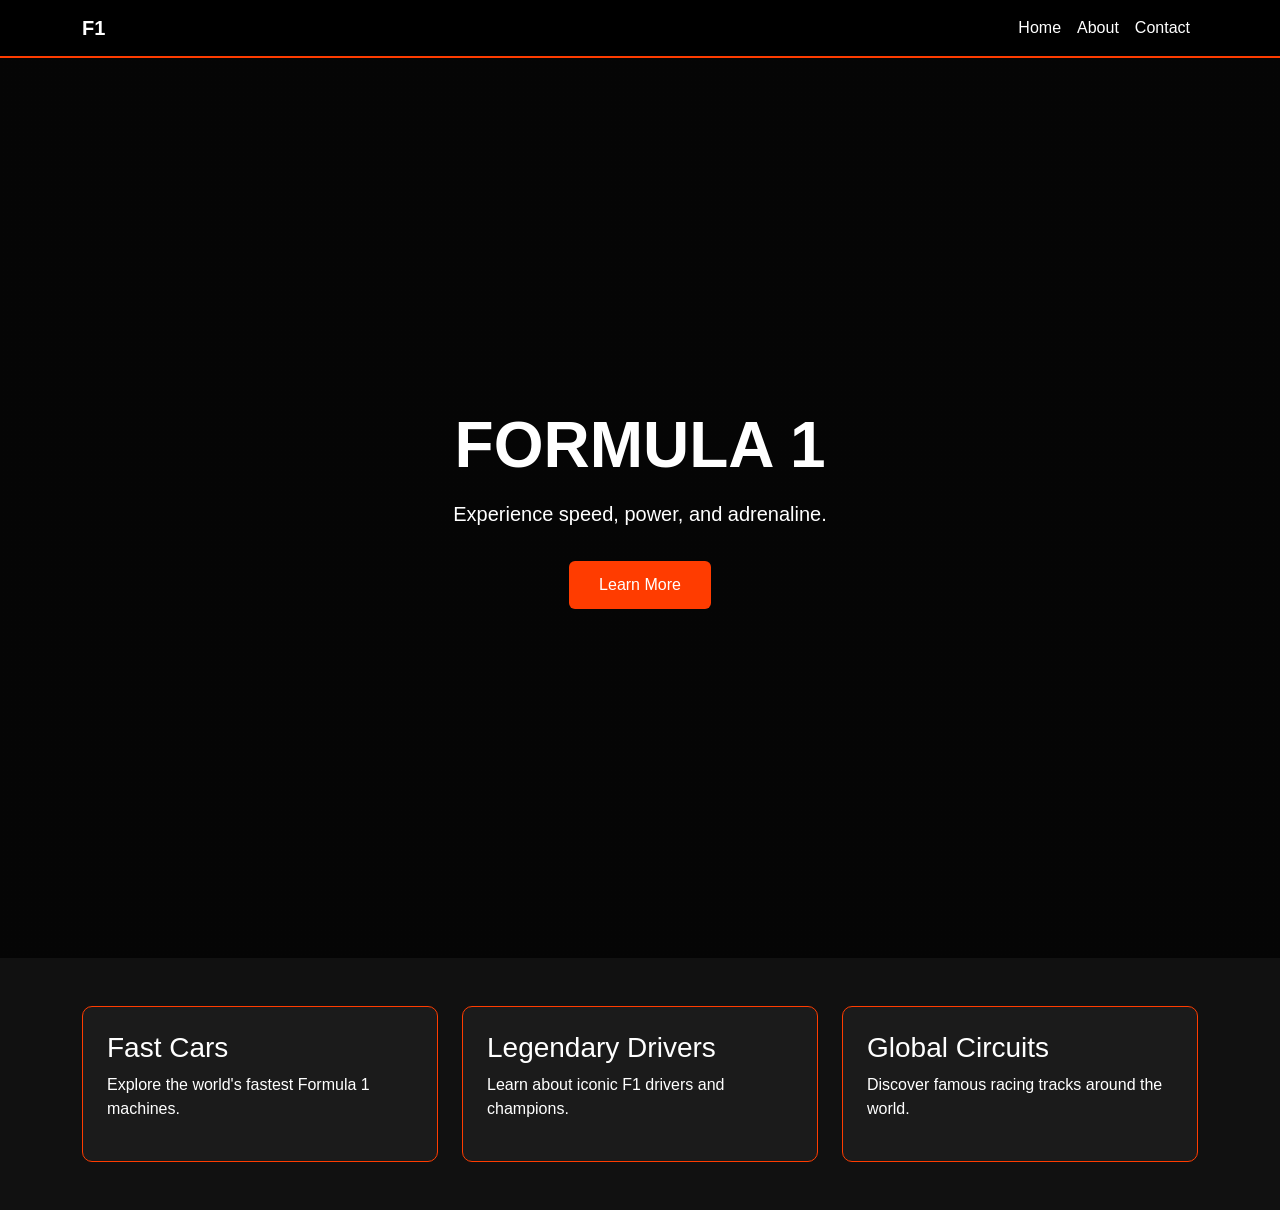
<file: index.html>
<!DOCTYPE html>
<html lang="en">
<head>
    <meta charset="UTF-8" />
    <meta name="viewport" content="width=device-width, initial-scale=1.0"/>
    <title>F1</title>

    <!-- Bootstrap -->
    <link href="https://cdn.jsdelivr.net/npm/bootstrap@5.3.3/dist/css/bootstrap.min.css" rel="stylesheet">

    <!-- CSS -->
    <link rel="stylesheet" href="style.css">
</head>
<body>

    <!-- Navbar -->
    <nav class="navbar navbar-expand-lg navbar-dark custom-navbar">
        <div class="container">
            <a class="navbar-brand fw-bold" href="#">F1</a>

            <button class="navbar-toggler" type="button" data-bs-toggle="collapse" data-bs-target="#navMenu">
                <span class="navbar-toggler-icon"></span>
            </button>

            <div class="collapse navbar-collapse" id="navMenu">
                <ul class="navbar-nav ms-auto">
                    <li class="nav-item">
                        <a class="nav-link active" href="index.html">Home</a>
                    </li>

                    <li class="nav-item">
                        <a class="nav-link" href="about.html">About</a>
                    </li>

                    <li class="nav-item">
                        <a class="nav-link" href="contact.html">Contact</a>
                    </li>
                </ul>
            </div>
        </div>
    </nav>

    <!-- Hero -->
    <section class="hero-section d-flex align-items-center">
        <div class="container text-center text-white">
            <h1 class="display-3 fw-bold">FORMULA 1</h1>

            <p class="lead mt-3">
                Experience speed, power, and adrenaline.
            </p>

            <a href="about.html" class="btn custom-btn mt-3">
                Learn More
            </a>
        </div>
    </section>

    <!-- Features -->
    <section class="py-5">
        <div class="container">
            <div class="row g-4">

                <div class="col-md-4">
                    <div class="feature-card p-4 h-100">
                        <h3>Fast Cars</h3>

                        <p>
                            Explore the world's fastest Formula 1 machines.
                        </p>
                    </div>
                </div>

                <div class="col-md-4">
                    <div class="feature-card p-4 h-100">
                        <h3>Legendary Drivers</h3>

                        <p>
                            Learn about iconic F1 drivers and champions.
                        </p>
                    </div>
                </div>

                <div class="col-md-4">
                    <div class="feature-card p-4 h-100">
                        <h3>Global Circuits</h3>

                        <p>
                            Discover famous racing tracks around the world.
                        </p>
                    </div>
                </div>

            </div>
        </div>
    </section>

    <script src="https://cdn.jsdelivr.net/npm/bootstrap@5.3.3/dist/js/bootstrap.bundle.min.js"></script>
</body>
</html>
</file>
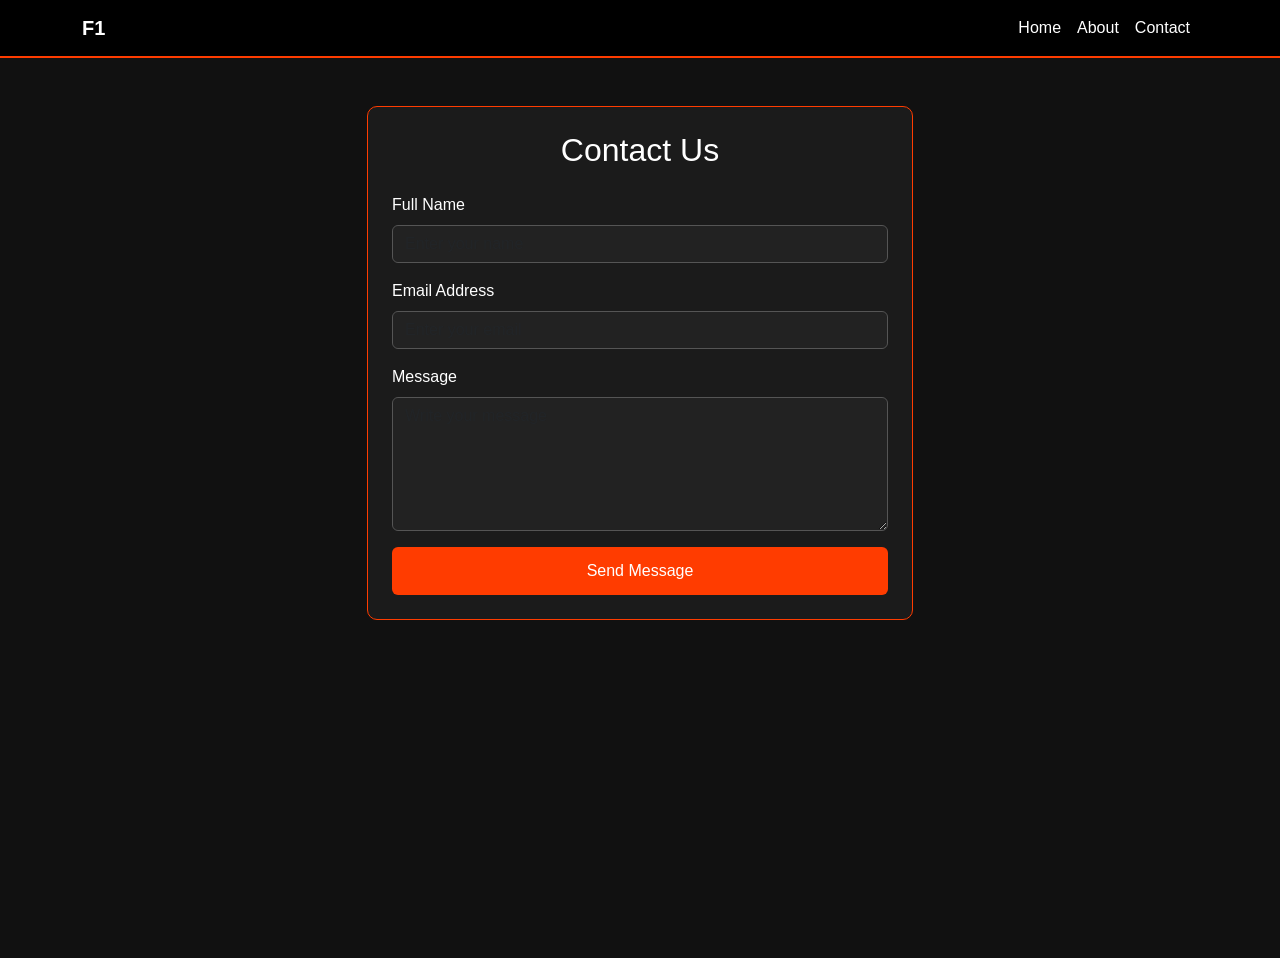
<file: contact.html>
<!DOCTYPE html>
<html lang="en">
<head>
    <meta charset="UTF-8">
    <meta name="viewport" content="width=device-width, initial-scale=1.0">
    <title>Contact | F1</title>

    <link href="https://cdn.jsdelivr.net/npm/bootstrap@5.3.3/dist/css/bootstrap.min.css" rel="stylesheet">

    <link rel="stylesheet" href="style.css">
</head>
<body>

    <!-- Navbar -->
    <nav class="navbar navbar-expand-lg navbar-dark custom-navbar">
        <div class="container">
            <a class="navbar-brand fw-bold" href="#">F1</a>

            <button class="navbar-toggler" type="button" data-bs-toggle="collapse" data-bs-target="#navMenu">
                <span class="navbar-toggler-icon"></span>
            </button>

            <div class="collapse navbar-collapse" id="navMenu">
                <ul class="navbar-nav ms-auto">
                    <li class="nav-item">
                        <a class="nav-link" href="index.html">Home</a>
                    </li>

                    <li class="nav-item">
                        <a class="nav-link" href="about.html">About</a>
                    </li>

                    <li class="nav-item">
                        <a class="nav-link active" href="contact.html">Contact</a>
                    </li>
                </ul>
            </div>
        </div>
    </nav>

    <!-- Contact -->
    <section class="contact-section py-5">
        <div class="container">

            <div class="row justify-content-center">
                <div class="col-lg-6">

                    <div class="contact-box p-4">

                        <h2 class="text-center mb-4">Contact Us</h2>

                        <form>

                            <div class="mb-3">
                                <label class="form-label">Full Name</label>

                                <input
                                    type="text"
                                    class="form-control"
                                    placeholder="Enter your name"
                                    required
                                >
                            </div>

                            <div class="mb-3">
                                <label class="form-label">Email Address</label>

                                <input
                                    type="email"
                                    class="form-control"
                                    placeholder="Enter your email"
                                    required
                                >
                            </div>

                            <div class="mb-3">
                                <label class="form-label">Message</label>

                                <textarea
                                    class="form-control"
                                    rows="5"
                                    placeholder="Write your message"
                                    required
                                ></textarea>
                            </div>

                            <button type="submit" class="btn custom-btn w-100">
                                Send Message
                            </button>

                        </form>

                    </div>

                </div>
            </div>

        </div>
    </section>

    <script src="https://cdn.jsdelivr.net/npm/bootstrap@5.3.3/dist/js/bootstrap.bundle.min.js"></script>
</body>
</html>
</file>
<file: style.css>
body {
    font-family: Arial, sans-serif;
    background-color: #111;
    color: white;
}

/* Navbar */
.custom-navbar {
    background-color: #000;
    border-bottom: 2px solid #ff3c00;
}

.nav-link {
    color: white !important;
    transition: 0.3s;
}

.nav-link:hover {
    color: #ff3c00 !important;
}

/* Hero Section */
.hero-section {
    height: 100vh;

    background-image:
        linear-gradient(
            rgba(0,0,0,0.7),
            rgba(0,0,0,0.7)
        ),

        url("https://imgs.search.brave.com/10a20AB1yjs-JLYzsXNTOF1x2xi_-tq7jc1NXWAZvCo/rs:fit:860:0:0:0/g:ce/aHR0cHM6Ly93YWxs/cGFwZXJjYXZlLmNv/bS93cC93cDExNjQ4/MTgzLmpwZw");

    background-size: cover;
    background-position: center;
}

/* Buttons */
.custom-btn {
    background-color: #ff3c00;
    color: white;
    padding: 12px 30px;
    border: none;
    transition: 0.3s;
}

.custom-btn:hover {
    background-color: #cc3000;
    color: white;
}

/* Cards */
.feature-card {
    background-color: #1b1b1b;
    border: 1px solid #ff3c00;
    border-radius: 10px;
    transition: 0.3s;
}

.feature-card:hover {
    transform: translateY(-5px);
}

/* About Section */
.about-section {
    min-height: 100vh;
}

/* Contact */
.contact-section {
    min-height: 100vh;
}

.contact-box {
    background-color: #1b1b1b;
    border-radius: 10px;
    border: 1px solid #ff3c00;
}

/* Form */
.form-control {
    background-color: #222;
    border: 1px solid #555;
    color: white;
}

.form-control:focus {
    background-color: #222;
    color: white;
    border-color: #ff3c00;
    box-shadow: none;
}

/* Mobile Responsive */
@media (max-width: 768px) {

    .hero-section h1 {
        font-size: 2.2rem;
    }

    .hero-section p {
        font-size: 1rem;
    }

}
</file>
